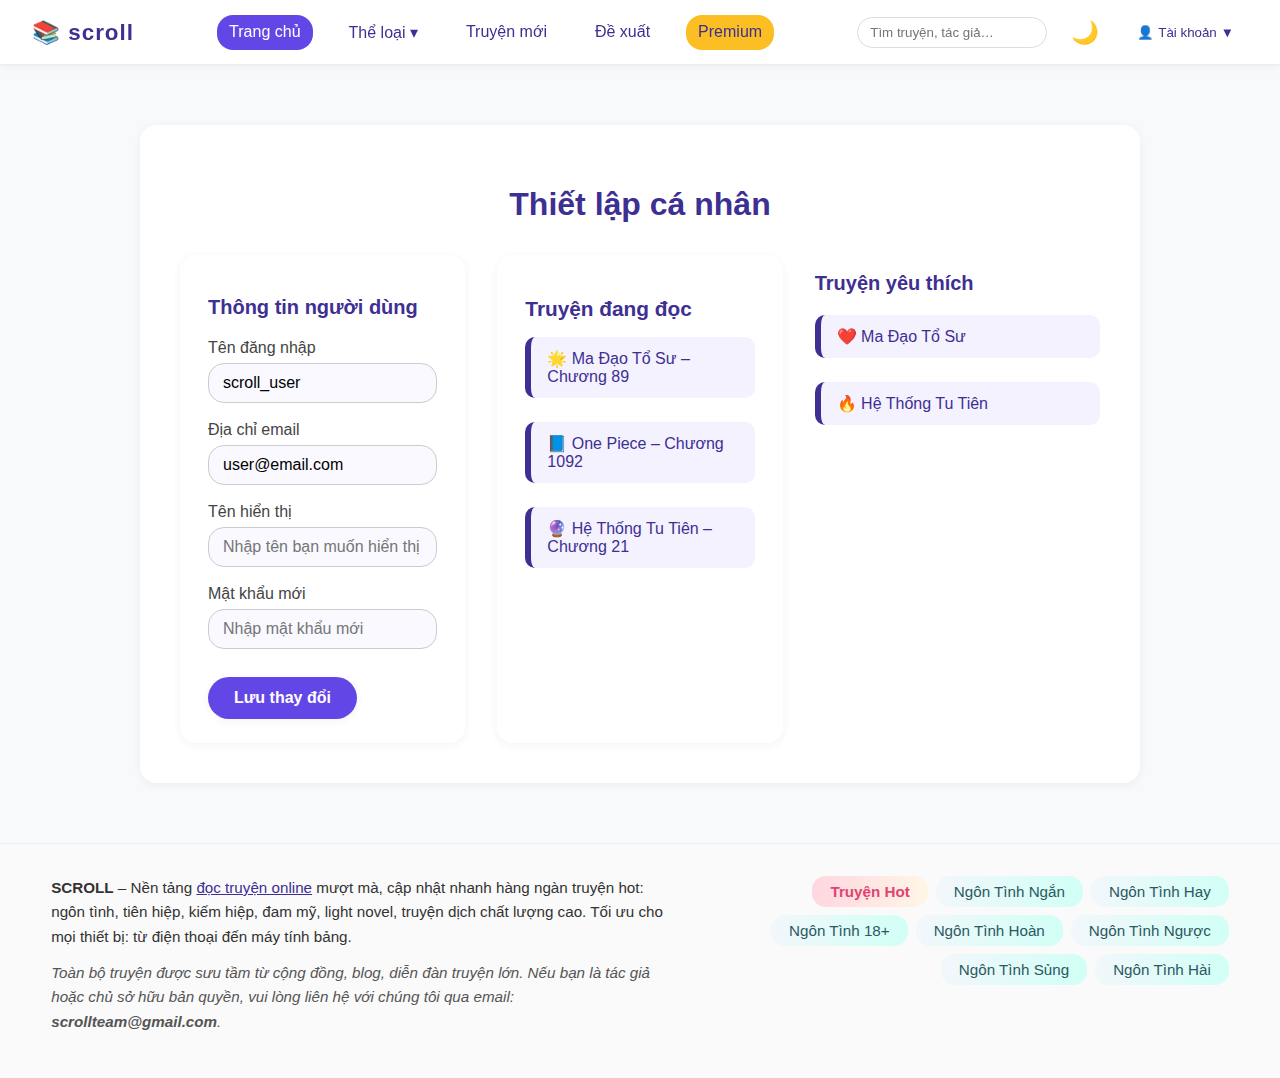
<file: Profile/index.html>
<!DOCTYPE html>
<html lang="vi">

<head>
  <meta charset="UTF-8" />
  <meta name="viewport" content="width=device-width, initial-scale=1" />
  <title>scroll | Đọc truyện online</title>

  <!-- Core CSS (minified bundle) -->
  <link rel="stylesheet" href="/Profile/style.css" />

  <!-- Preconnect fonts -->
  <link rel="preconnect" href="https://fonts.gstatic.com" />
  <link rel="preconnect" href="https://fonts.googleapis.com" />
  <meta name="description" content="Scroll – Kho truyện lớn, cập nhật nhanh, đọc mượt trên mọi thiết bị." />
  <link rel="icon" href="/favicon.ico" />
</head>

<body>
  <!-- Skip‑link for Accessibility  -->
  <a href="#main" class="skip-link">Bỏ qua và tới nội dung chính</a>

  <header class="header" id="top">
    <div class="logo" aria-label="Trang chủ Scroll">
      📚 <span>scroll</span>
    </div>

    <nav class="main-nav" id="mainNav" aria-label="Điều hướng chính">
      <a class="nav-link active" href="#home" data-page="home">Trang chủ</a>
      <div class="nav-item genres-dropdown">
        <a class="nav-link" href="#genres" data-page="genre" aria-haspopup="true" aria-expanded="false">
          Thể loại ▾
        </a>
        <div class="mega-menu" aria-label="Danh sách thể loại">
          <div class="mega-column">
            <a href="#ngontinh">Ngôn Tình</a>
            <a href="#dothi">Đô Thị</a>
            <a href="#khoahuyen">Khoa Huyễn</a>
            <a href="#dinang">Dị Năng</a>
            <a href="#xuyenkhong">Xuyên Không</a>
            <a href="#thamhiem">Thám Hiểm</a>
            <a href="#nguoc">Ngược</a>
            <a href="#nucuong">Nữ Cường</a>
            <a href="#haihuoc">Hài Hước</a>
            <a href="#matthe">Mạt Thế</a>
            <a href="#nuphu">Nữ Phụ</a>
            <a href="#dammy">Đam Mỹ</a>
          </div>
          <div class="mega-column">
            <a href="#tienhiep">Tiên Hiệp</a>
            <a href="#quantruong">Quan Trường</a>
            <a href="#huyenhuyen">Huyền Huyễn</a>
            <a href="#quansu">Quân Sự</a>
            <a href="#trongsinh">Trọng Sinh</a>
            <a href="#linhdi">Linh Dị</a>
            <a href="#sung">Sủng</a>
            <a href="#giadau">Gia Đấu</a>
            <a href="#dienvan">Điền Văn</a>
            <a href="#lightnovel">Light Novel</a>
            <a href="#bachhop">Bách Hợp</a>
            <a href="#review">Review</a>
          </div>
          <div class="mega-column">
            <a href="#kiemhiep">Kiếm Hiệp</a>
            <a href="#vongdu">Võng Du</a>
            <a href="#dgioi">Dị Giới</a>
            <a href="#lichsu">Lịch Sử</a>
            <a href="#trinhtham">Trinh Thám</a>
            <a href="#sac">Sắc</a>
            <a href="#cungdau">Cung Đấu</a>
            <a href="#dongphuong">Đông Phương</a>
            <a href="#codai">Cổ Đại</a>
            <a href="#tieuthuyet">Tiểu Thuyết</a>
            <a href="#vanhocviet">Văn học Việt</a>
            <a href="#gioithieu">Giới thiệu truyện</a>
          </div>
        </div>
      </div>

      <a class="nav-link" href="#latest" data-page="new">Truyện mới</a>
      <a class="nav-link" href="#recommend" data-page="recommend">Đề xuất</a>
      <a class="premium-badge" href="#premium" data-page="premium">Premium</a>
    </nav>

    <div class="header-actions">
      <form class="search-container" role="search" aria-label="Tìm kiếm truyện">
        <input id="searchInput" type="search" placeholder="Tìm truyện, tác giả…" autocomplete="off"
          aria-haspopup="listbox" aria-controls="suggestList" />
        <ul class="search-suggest" id="suggestList" role="listbox"></ul>
      </form>

      <button id="toggleTheme" aria-label="Chuyển dark/light mode">
        <span id="themeIcon">🌙</span>
      </button>

      <div class="account-dropdown" id="accountDropdown">
        <button class="account-btn" id="accountBtn" aria-haspopup="true" aria-expanded="false">
          <span id="accountIcon">👤</span>
          <span id="accountName">Tài khoản</span>
          ▼
        </button>
        <ul class="account-menu" id="accountMenu" role="menu">
          <li><button id="loginBtn" role="menuitem">Đăng nhập</button></li>
          <li><button id="registerBtn" role="menuitem">Đăng ký</button></li>
          <li><button id="logoutBtn" style="display: none" role="menuitem">Đăng xuất</button></li>
        </ul>
      </div>

      <button class="hamburger" id="hamburgerBtn" aria-label="Mở menu di động">
        &#9776;
      </button>
    </div>
  </header>

 <main class="profile-page">
  <section class="profile-container">
    <h1 class="profile-title">Thiết lập cá nhân</h1>

    <div class="profile-grid profile-3col">
      <!-- Cột 1: Thông tin người dùng -->
      <div class="profile-info">
        <h2>Thông tin người dùng</h2>
        <div class="form-group">
          <label for="username">Tên đăng nhập</label>
          <input type="text" id="username" value="scroll_user" readonly />
        </div>
        <div class="form-group">
          <label for="email">Địa chỉ email</label>
          <input type="email" id="email" value="user@email.com" readonly />
        </div>
        <div class="form-group">
          <label for="displayName">Tên hiển thị</label>
          <input type="text" id="displayName" placeholder="Nhập tên bạn muốn hiển thị" />
        </div>
        <div class="form-group">
          <label for="newPassword">Mật khẩu mới</label>
          <input type="password" id="newPassword" placeholder="Nhập mật khẩu mới" />
        </div>
        <button class="cta-btn">Lưu thay đổi</button>
      </div>

      <!-- Cột 2: Truyện đang đọc -->
      <div class="profile-reading">
        <h2>Truyện đang đọc</h2>
        <ul class="reading-list">
          <li><a href="#">🌟 Ma Đạo Tổ Sư – Chương 89</a></li>
          <li><a href="#">📘 One Piece – Chương 1092</a></li>
          <li><a href="#">🔮 Hệ Thống Tu Tiên – Chương 21</a></li>
        </ul>
      </div>

      <!-- Cột 3: Truyện yêu thích -->
      <div class="profile-fav">
        <h2>Truyện yêu thích</h2>
        <ul class="reading-list">
          <li><a href="#">❤️ Ma Đạo Tổ Sư</a></li>
          <li><a href="#">🔥 Hệ Thống Tu Tiên</a></li>
        </ul>
      </div>
    </div>
  </section>
</main>


  <!-- FOOTER (hiện đại – glass) -------------- -->
<div class="footer-flex-scroll">
  <div class="footer-left">
    <p><strong>SCROLL</strong> – Nền tảng <a href="#home">đọc truyện online</a> mượt mà, cập nhật nhanh hàng ngàn truyện hot: ngôn tình, tiên hiệp, kiếm hiệp, đam mỹ, light novel, truyện dịch chất lượng cao. Tối ưu cho mọi thiết bị: từ điện thoại đến máy tính bảng.</p>

    <p class="footer-note">
      <em>Toàn bộ truyện được sưu tầm từ cộng đồng, blog, diễn đàn truyện lớn. Nếu bạn là tác giả hoặc chủ sở hữu bản quyền, vui lòng liên hệ với chúng tôi qua email: <strong>scrollteam@gmail.com</strong>.</em>
    </p>
  </div>

  <div class="footer-right">
    <div class="tags-wrap">
      <button class="tagv2 tag-hot">Truyện Hot</button>
      <button class="tagv2">Ngôn Tình Ngắn</button>
      <button class="tagv2">Ngôn Tình Hay</button>
      <button class="tagv2">Ngôn Tình 18+</button>
      <button class="tagv2">Ngôn Tình Hoàn</button>
      <button class="tagv2">Ngôn Tình Ngược</button>
      <button class="tagv2">Ngôn Tình Sủng</button>
      <button class="tagv2">Ngôn Tình Hài</button>
    </div>

    
  </div>
</div>



  <!-- DYNAMIC MODALS ------------------------- -->
  <dialog class="modal" id="modalAuth" aria-modal="true">
    <form method="dialog" class="modal-content" id="authForm" novalidate>
      <button class="close" id="closeModal" aria-label="Đóng">×</button>
      <h3 id="modalTitle">Đăng nhập</h3>
      <input type="text" id="authUser" placeholder="Tên đăng nhập" required />
      <input type="password" id="authPass" placeholder="Mật khẩu" required />
      <button type="submit" id="submitAuth">Đăng nhập</button>
      <p class="switch-auth">
        Chưa có tài khoản?
        <a href="#" id="switchToRegister">Đăng ký</a>
      </p>
    </form>
  </dialog>

  <!-- Core JS (bundled & deferred) -->
  <script src="/Profile/app.js" defer></script>

  <!-- Quick enhancement: đóng menu mobile khi chọn link -->
  <script>
    document.querySelectorAll('.main-nav a').forEach((l) =>
      l.addEventListener('click', () => {
        document.getElementById('mainNav').classList.remove('show-mobile');
      })
    );
  </script>
</body>

</html>
</file>
<file: Profile/style.css>
/* =====================
   Scroll – Global Styles
   ===================== */
:root {
  --primary: #3e2f92;
  --accent: #6346e6;
  --background: #f8f9fa;
  --background-dark: #181824;
  --text: #181824;
  --text-dark: #f1f1f1;
  --highlight: #fbbf24;
  --radius: 16px;
  --shadow-sm: 0 1px 4px rgba(60, 50, 100, 0.05);
  --shadow: 0 2px 8px rgba(60, 50, 100, 0.06);
  --transition: 0.2s all ease;
  font-family: "Inter", Arial, sans-serif;
}
[data-theme="dark"] {
  --background: var(--background-dark);
  --text: var(--text-dark);
}
/* RESET  */
* { box-sizing: border-box; }
body {
  margin: 0;
  background: var(--background);
  color: var(--text);
  min-height: 100vh;
  scroll-behavior: smooth;
}
a { color: inherit; text-decoration: none; }
img { max-width: 100%; display: block; }

/* Skip‑link accessibility */
.skip-link {
  position: absolute;
  left: -999px;
  top: 0;
  background: #000;
  color: #fff;
  padding: 8px 14px;
  z-index: 2000;
}
.skip-link:focus { left: 10px; border-radius: 8px; }

/* =====================
   Header & Navigation
   ===================== */
.header {
  position: sticky;
  top: 0;
  z-index: 100;
  background: #fff;
  box-shadow: var(--shadow);
  display: flex;
  align-items: center;
  justify-content: space-between;
  padding: 12px 32px;
  border-bottom: 1px solid #eee;
}
[data-theme="dark"] .header {
  background: #232343;
  border-bottom: 1px solid #35356b;
}
.logo { font-size: 1.4rem; font-weight: 700; color: var(--primary); letter-spacing: 1px; }

/* Main nav */
.main-nav {
  display: flex;
  gap: 24px;
}
.main-nav a {
  display: inline-block;
  padding: 8px 12px;
  border-radius: var(--radius);
  font-weight: 500;
  color: var(--primary);
  transition: var(--transition);
}
.main-nav a:hover,
.main-nav a.active { background: var(--accent); color: #fff; }
.premium-badge {
  background: var(--highlight);
  color: #65341c;
  font-weight: 700;
}
/* Mobile menu toggle */
.hamburger {
  display: none;
  background: transparent;
  border: none;
  font-size: 1.8rem;
  color: var(--primary);
}
@media (max-width: 768px) {
  .hamburger { display: block; }
  .main-nav {
    position: fixed;
    inset: 0 0 0 40%;
    background: var(--background);
    flex-direction: column;
    padding: 60px 24px;
    transform: translateX(100%);
    transition: transform 0.25s ease;
  }
  .main-nav.show-mobile { transform: translateX(0); }
}

/* Search */
.search-container { position: relative; }
#searchInput {
  width: 190px;
  padding: 7px 36px 7px 12px;
  border: 1px solid #ddd;
  border-radius: var(--radius);
  transition: border 0.18s;
}
#searchInput:focus { border-color: var(--primary); }
.search-suggest {
  display: none;
  position: absolute;
  top: 38px;
  left: 0;
  width: 100%;
  max-height: 270px;
  overflow-y: auto;
  background: #fff;
  border: 1px solid #eee;
  border-radius: var(--radius);
  box-shadow: var(--shadow);
  z-index: 50;
}
.search-suggest.show { display: block; }
.search-suggest li { padding: 10px 16px; cursor: pointer; }
.search-suggest li:hover { background: #f5f5ff; color: var(--primary); }

/* Account dropdown */
.account-dropdown { position: relative; }
.account-btn {
  background: none;
  border: none;
  padding: 7px 14px;
  border-radius: var(--radius);
  color: var(--primary);
  font-weight: 500;
  cursor: pointer;
  transition: background 0.18s;
}
.account-btn:hover { background: var(--accent); color: #fff; }
.account-menu {
  display: none;
  position: absolute;
  right: 0;
  top: 42px;
  min-width: 140px;
  background: #fff;
  border: 1px solid #eee;
  border-radius: var(--radius);
  box-shadow: var(--shadow);
  overflow: hidden;
  z-index: 60;
  animation: fadeIn 0.2s ease-out;
}
.account-menu.show { display: block; }
.account-menu button {
  width: 100%;
  padding: 11px 20px;
  background: none;
  border: none;
  font-size: 1rem;
  cursor: pointer;
}
.account-menu button:hover { background: #f3f3ff; color: var(--primary); }

/* =====================
   Hero Section
   ===================== */
.hero {
  background: linear-gradient(90deg, #e0e7ff 0%, #fff 100%);
  padding: 60px 12px 40px;
  text-align: center;
  display: flex;
  flex-direction: column;
  align-items: center;
  gap: 18px;
}
.hero h1 { font-size: clamp(2rem, 5vw, 3rem); color: var(--primary); margin: 0; }
.hero .highlight { color: var(--highlight); }
.cta-btn {
  background: var(--accent);
  color: #fff;
  padding: 14px 32px;
  border: none;
  border-radius: 24px;
  font-size: 1.1rem;
  font-weight: 600;
  cursor: pointer;
  box-shadow: var(--shadow);
  transition: transform 0.18s, background 0.18s;
}
.cta-btn:hover { background: #6e4efe; transform: translateY(-2px) scale(1.04); }

/* =====================
   Stories – Featured
   ===================== */
.stories-list { padding: 40px 4vw; }
.stories-list h2 { color: var(--primary); font-size: 1.7rem; margin-bottom: 28px; }

.stories-grid {
  display: grid;
  grid-template-columns: repeat(auto-fill, minmax(260px, 1fr));
  gap: 24px;
}
.story-card {
  background: #fff;
  border-radius: var(--radius);
  box-shadow: var(--shadow);
  overflow: hidden;
  transition: transform 0.15s ease, box-shadow 0.15s ease;
  display: flex;
  flex-direction: column;
}
.story-card:hover { transform: translateY(-4px); box-shadow: 0 6px 18px rgba(60, 50, 100, 0.15); }
.story-thumb { aspect-ratio: 3/4; object-fit: cover; width: 100%; background: #f4f4f8; }
.story-content { padding: 16px 14px; display: flex; flex-direction: column; gap: 8px; flex: 1; }
.story-title { font-weight: 700; font-size: 1.12rem; color: var(--primary); }
.story-desc { color: #555; font-size: 0.96rem; }
.story-tags { display: flex; flex-wrap: wrap; gap: 6px; }
.story-tag { background: #f5f2ff; color: #4d2a89; padding: 2px 8px; border-radius: 8px; font-size: 0.85rem; }
.story-info { display: flex; justify-content: space-between; font-size: 0.9rem; color: #888; margin-top: auto; }
.story-actions { display: flex; gap: 10px; margin-top: 10px; }
.read-btn,
.fav-btn {
  border: none;
  border-radius: 20px;
  padding: 7px 18px;
  font-weight: 600;
  cursor: pointer;
  font-size: 1rem;
}
.read-btn { background: var(--accent); color: #fff; }
.read-btn:hover { background: #6e4efe; }
.fav-btn { background: #f5f2ff; color: var(--primary); }
.fav-btn.active,
.fav-btn:hover { background: var(--highlight); color: #65341c; }

/* Skeleton */
.skeleton-loader { display: none; grid-template-columns: repeat(auto-fill, minmax(260px, 1fr)); gap: 24px; }
.skeleton-item {
  height: 310px;
  border-radius: var(--radius);
  background: #f3f3f7;
  animation: skeleton-glow 1.4s ease infinite;
}
@keyframes skeleton-glow {
  0% { background-color: #f3f3f7; }
  50% { background-color: #ecebf5; }
  100% { background-color: #f3f3f7; }
}

/* =====================
   Stories – Latest update
   ===================== */
.stories-update { padding: 32px 4vw 56px; }
.update-header { display: flex; align-items: center; justify-content: space-between; margin-bottom: 18px; }
.filter-btn { border: none; background: var(--highlight); width: 34px; height: 34px; border-radius: 50%; cursor: pointer; box-shadow: var(--shadow-sm); position: relative; }
.filter-btn::before { content: ""; position: absolute; inset: 8px 9px; background: currentColor; mask: url('data:image/svg+xml;utf8,<svg xmlns="http://www.w3.org/2000/svg" fill="%23ffffff" viewBox="0 0 24 24"><path d="M3 4h18v2H3zm3 7h12v2H6zm4 7h4v2h-4z"/></svg>') center/contain no-repeat; }
.stories-update-grid { display: grid; grid-template-columns: repeat(auto-fill, minmax(164px, 1fr)); gap: 18px; }
.update-card { background: #fff; border-radius: 12px; box-shadow: var(--shadow); overflow: hidden; transition: transform .15s, box-shadow .15s; display: flex; flex-direction: column; }
.update-card:hover { transform: translateY(-4px); box-shadow: 0 6px 18px rgba(80, 70, 140, 0.13); }
.update-thumb { aspect-ratio: 3/4; object-fit: cover; width: 100%; }
.update-content { padding: 8px 10px; display: flex; flex-direction: column; gap: 4px; }
.update-title { font-size: 1.05rem; font-weight: 600; color: var(--primary); min-height: 38px; }
.update-chapters { display: flex; flex-direction: column; gap: 2px; font-size: 0.92rem; color: #555; }
.update-chapter { display: flex; justify-content: space-between; }
.update-chapter strong { color: #222; }
.update-chapter time { color: #888; font-size: 0.9rem; }

/* =====================
   Modal / Dialog
   ===================== */
dialog.modal {
  border: none;
  padding: 0;
  background: transparent;
}
.modal-content {
  background: #fff;
  border-radius: var(--radius);
  box-shadow: 0 8px 24px rgba(0,0,0,0.15);
  width: clamp(300px, 90vw, 360px);
  padding: 34px 40px 28px;
  display: flex;
  flex-direction: column;
  gap: 14px;
}
.close { background: none; border: none; font-size: 1.4rem; position: absolute; top: 8px; right: 12px; cursor: pointer; }

/* =====================
   Footer modern glassmorphism
   ===================== */
.footer-flex-modern {
  display: flex;
  flex-wrap: wrap;
  gap: 38px;
  justify-content: space-between;
  align-items: flex-start;
  background: rgba(250, 250, 255, 0.9);
  backdrop-filter: blur(3px);
  border-radius: 38px 38px 0 0;
  box-shadow: 0 8px 38px rgba(80, 70, 140, 0.08);
  padding: 40px 7vw 28px;
  margin-top: 80px;
}
.footer-info-modern { flex: 1 1 320px; max-width: 440px; }
.footer-logo-modern { display: flex; align-items: center; gap: 12px; }
.footer-brand-modern { font-size: 1.6rem; font-weight: 700; color: var(--primary); }
.footer-desc-modern { font-size: 1.05rem; color: #434357; line-height: 1.55; }
.footer-desc-highlight { display: inline-block; padding: 2px 8px; border-radius: 8px; background: linear-gradient(90deg, #d4fc79 0%, #96e6a1 100%); font-weight: 500; }
.footer-tags-modern { flex: 2 1 430px; display: flex; flex-direction: column; gap: 10px; }
.footer-tags-title { font-weight: 600; color: #8453e5; }
.tags-wrap { display: flex; flex-wrap: wrap; gap: 9px; }
.tagv2 { border: none; border-radius: 14px; padding: 7px 18px; font-size: 0.95rem; background: linear-gradient(90deg, #f2f7fb 0%, #d1fff6 100%); color: #2b5861; cursor: pointer; transition: transform 0.17s, box-shadow 0.15s; }
.tagv2:hover { transform: translateY(-2px); box-shadow: 0 4px 18px rgba(120, 100, 220, 0.12); }
.tagv2.tag-hot { background: linear-gradient(90deg, #ffd6e0 0%, #fff6e6 100%); color: #e24370; font-weight: 600; }
.tagv2.tag-danger { background: linear-gradient(90deg, #fce4e6 0%, #fff3f4 100%); color: #ee2233; font-weight: 600; }
.tagv2.tag-success { background: linear-gradient(90deg, #d1ffe6 0%, #fffbe6 100%); color: #2ea25b; font-weight: 600; }
.tagv2.tag-social { background: linear-gradient(90deg, #dbeafe 0%, #f7f7ff 100%); color: #2563eb; }
.tagv2.tag-info { background: linear-gradient(90deg, #c9e8ff 0%, #e6f7ff 100%); color: #327cbe; }
.tagv2.tag-wattpad { background: linear-gradient(90deg, #fff1d6 0%, #ffe2d1 100%); color: #ef6621; font-weight: 600; }

@media (max-width: 950px) {
  .footer-flex-modern { flex-direction: column; border-radius: 28px 28px 0 0; gap: 22px; }
}
@media (max-width: 600px) {
  .header { padding: 10px 20px; }
  .footer-flex-modern { padding: 24px 5vw 24px; border-radius: 18px 18px 0 0; }
  .tags-wrap { gap: 6px; }
}

/* Animations */
@keyframes fadeIn { from {opacity: 0;} to {opacity: 1;} }
/* === Header alignment hot-fix === */
.header-actions{
  display:flex;
  align-items:center;
  gap:18px;           /* khoảng cách giữa search / theme / account */
}

/* bảo đảm các phần tử con cũng canh giữa theo trục dọc */
.search-container,
#toggleTheme,
.account-dropdown{
  display:flex;
  align-items:center;
}

/* nút chuyển dark / light: kích thước cố định + hover nhẹ */
#toggleTheme{
  width:40px;
  height:40px;
  padding:0;
  border:none;
  background:transparent;
  font-size:1.4rem;
  border-radius:var(--radius);
  justify-content:center;
  transition:background .18s;
}
#toggleTheme:hover{
  background:rgba(0,0,0,.06);   /* nền xám nhẹ khi rê chuột */
}

/* nút tài khoản – icon & chữ trên cùng 1 baseline */
.account-btn{
  display:flex;
  align-items:center;
  gap:4px;
}
/* style.css */

/* backdrop che mờ khi menu mobile mở */
.nav-backdrop {
  position: fixed;
  inset: 0;
  background: rgba(0, 0, 0, 0.4);
  z-index: 90;
}

/* đảm bảo menu nằm trên backdrop */
.main-nav {
  z-index: 100;
}

/* === Dropdown thể loại (Mega Menu) === */
.nav-item {
  position: relative;
}

/* Ẩn mặc định + transition mượt */
.nav-item .mega-menu {
  display: block;
  opacity: 0;
  visibility: hidden;
  transform: translateY(8px);
  transition: all 0.25s ease;
  position: absolute;
  top: 100%;
  left: 0;
  z-index: 100;
  background: #fff;
  border-radius: 12px;
  box-shadow: 0 12px 32px rgba(0, 0, 0, 0.08);
  padding: 24px 32px;
  min-width: 600px;
  width: max-content;

  display: grid;
  grid-template-columns: repeat(3, 1fr);
  gap: 12px 32px; /* hàng x cột */
}

/* Khi hover hoặc focus */
.nav-item:hover .mega-menu,
.nav-item:focus-within .mega-menu {
  opacity: 1;
  visibility: visible;
  transform: translateY(0);
}

/* Mỗi cột chứa danh sách thể loại */
.mega-column {
  display: flex;
  flex-direction: column;
  gap: 8px;
}

/* Style cho link thể loại */
.mega-menu a {
  display: block;
  color: var(--primary);
  font-size: 0.95rem;
  padding: 4px 6px;
  border-radius: 6px;
  white-space: nowrap;
  transition: background 0.2s, color 0.2s;
}
.mega-menu a:hover {
  background: var(--highlight);
  color: #65341c;
}

/* Responsive fallback (2 cột ở mobile) */
@media (max-width: 768px) {
  .mega-menu {
    position: static;
    transform: none;
    opacity: 1 !important;
    visibility: visible !important;
    grid-template-columns: repeat(2, 1fr);
    padding: 16px;
    box-shadow: none;
    background: none;
  }
}
.footer-flex-scroll {
  display: flex;
  justify-content: space-between;
  align-items: flex-start;
  flex-wrap: wrap;
  padding: 32px 4vw;
  border-top: 1px solid #eee;
  font-size: 0.95rem;
  background: #fafafa;
}

.footer-left {
  flex: 1 1 50%;
  max-width: 620px;
  color: #333;
}
.footer-left p {
  margin: 0 0 12px;
  line-height: 1.6;
}
.footer-left a {
  color: var(--primary);
  text-decoration: underline;
}
.footer-note {
  font-style: italic;
  color: #555;
}

.footer-right {
  flex: 1 1 45%;
  max-width: 480px;
  text-align: right;
}
.footer-right .tags-wrap {
  display: flex;
  flex-wrap: wrap;
  gap: 8px;
  justify-content: flex-end;
  margin-bottom: 16px;
}
.footer-meta {
  color: #444;
  font-weight: 500;
}
.footer-meta a {
  color: var(--primary);
  text-decoration: none;
}
.footer-meta a:hover {
  text-decoration: underline;
}

/* Responsive fallback */
@media (max-width: 768px) {
  .footer-flex-scroll {
    flex-direction: column;
    gap: 24px;
    text-align: left;
  }
  .footer-right {
    text-align: left;
  }
  .footer-right .tags-wrap {
    justify-content: flex-start;
  }
}

.profile-page {
  padding: 40px 4vw;
  min-height: 60vh;
}

.profile-title {
  font-size: 2rem;
  color: var(--primary);
  margin-bottom: 28px;
}

.profile-container {
  max-width: 1000px;
  margin: 0 auto;
}

.profile-grid {
  display: grid;
  grid-template-columns: 1fr 1fr;
  gap: 40px;
}

.profile-info,
.profile-reading {
  background: #fff;
  border-radius: var(--radius);
  padding: 24px 28px;
  box-shadow: var(--shadow);
}

.profile-info h2,
.profile-reading h2 {
  font-size: 1.25rem;
  margin-bottom: 20px;
  color: var(--primary);
}

.form-group {
  margin-bottom: 16px;
}

.form-group label {
  display: block;
  margin-bottom: 6px;
  font-weight: 500;
  color: #444;
}

.form-group input {
  width: 100%;
  padding: 10px 14px;
  border: 1px solid #ddd;
  border-radius: var(--radius);
  font-size: 1rem;
}

.reading-list {
  list-style: none;
  padding-left: 0;
  margin-top: 8px;
}

.reading-list li {
  margin-bottom: 10px;
}

.reading-list a {
  color: var(--primary);
  text-decoration: none;
  transition: color 0.2s;
}

.reading-list a:hover {
  color: var(--accent);
}

@media (max-width: 768px) {
  .profile-grid {
    grid-template-columns: 1fr;
  }
}

/* PROFILE PAGE --------------------------- */
.profile-page {
  padding: 60px 4vw;
  display: flex;
  justify-content: center;
  align-items: flex-start;
}

.profile-container {
  max-width: 1000px;
  width: 100%;
  background: #fff;
  padding: 40px;
  border-radius: 16px;
  box-shadow: var(--shadow);
}

.profile-title {
  font-size: 2rem;
  color: var(--primary);
  margin-bottom: 32px;
  text-align: center;
}

.profile-grid {
  display: grid;
  grid-template-columns: 1fr 1fr;
  gap: 40px;
}

.profile-info h2,
.profile-reading h2 {
  font-size: 1.3rem;
  color: var(--primary);
  margin-bottom: 16px;
}

.form-group {
  margin-bottom: 18px;
}
.form-group label {
  display: block;
  margin-bottom: 6px;
  font-weight: 500;
  color: #444;
}
.form-group input {
  width: 100%;
  padding: 10px 14px;
  font-size: 1rem;
  border: 1px solid #ccc;
  border-radius: var(--radius);
  background: #f9f9ff;
}
.form-group input:focus {
  outline: none;
  border-color: var(--accent);
  background: #fff;
}

.profile-info .cta-btn {
  margin-top: 10px;
  padding: 12px 26px;
  font-size: 1rem;
  border-radius: 24px;
  background: var(--accent);
  color: #fff;
  border: none;
  font-weight: 600;
  cursor: pointer;
  transition: background 0.2s ease;
}
.profile-info .cta-btn:hover {
  background: #6d4ef5;
}

/* Reading list as card style */
.reading-list {
  display: grid;
  grid-template-columns: 1fr;
  gap: 14px;
  padding-left: 0;
  margin-top: 12px;
}
.reading-list li {
  list-style: none;
  background: #f3f2fe;
  border-left: 6px solid var(--primary);
  padding: 12px 16px;
  border-radius: 10px;
  transition: transform 0.15s, box-shadow 0.15s;
}
.reading-list li:hover {
  transform: translateY(-2px);
  box-shadow: 0 4px 12px rgba(80, 70, 150, 0.1);
}
.reading-list a {
  color: var(--primary);
  font-weight: 500;
  font-size: 1rem;
  display: block;
  text-decoration: none;
}

/* Responsive fix */
@media (max-width: 768px) {
  .profile-grid {
    grid-template-columns: 1fr;
  }
  .profile-container {
    padding: 24px;
  }
}

.profile-3col {
  display: grid;
  grid-template-columns: 1fr 1fr 1fr;
  gap: 32px;
}

@media (max-width: 960px) {
  .profile-3col {
    grid-template-columns: 1fr;
  }
  .profile-reading,
  .profile-fav {
    margin-top: 28px;
  }
}
.section-title {
  font-size: 1.2rem;
  font-weight: 600;
  color: var(--primary);
  margin-bottom: 16px;
}
.profile-info h2,
.profile-fav h2 {
  font-size: 1.25rem;
  margin-bottom: 20px;
  color: var(--primary);
}
</file>
